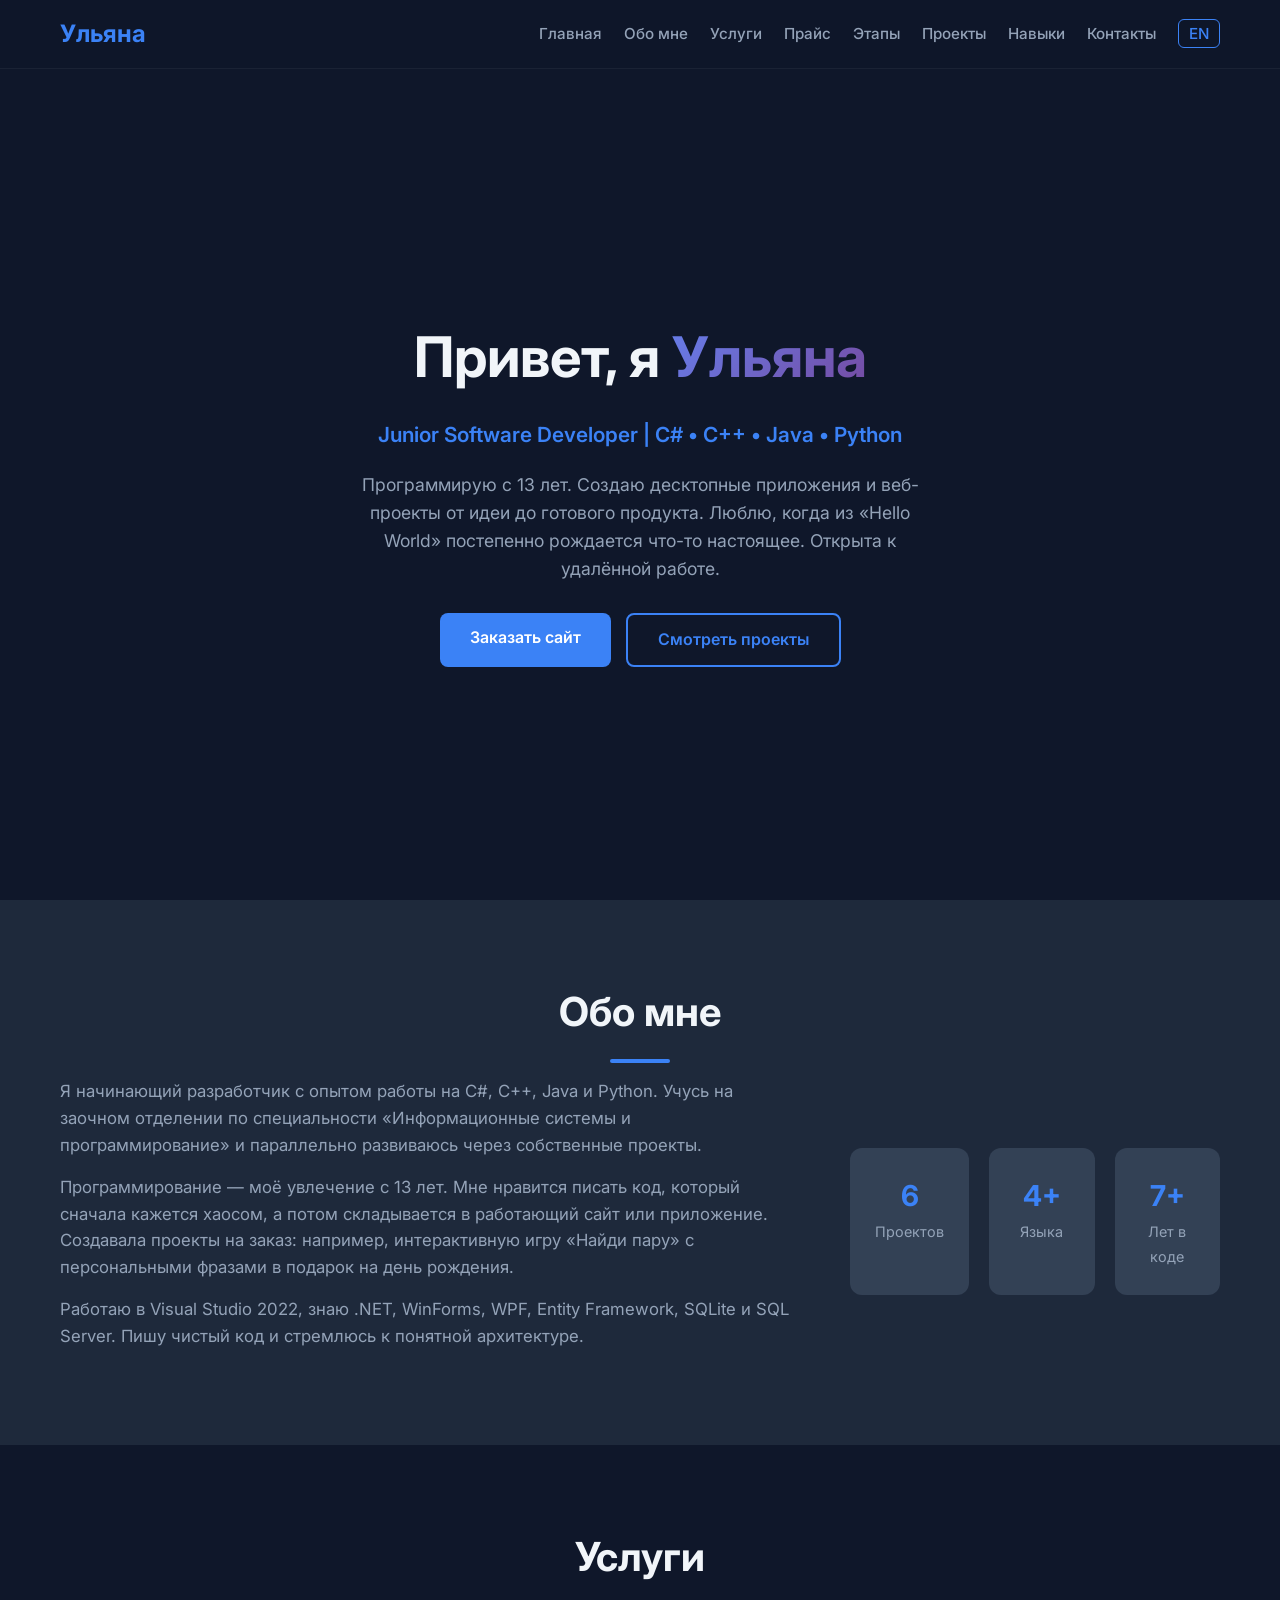
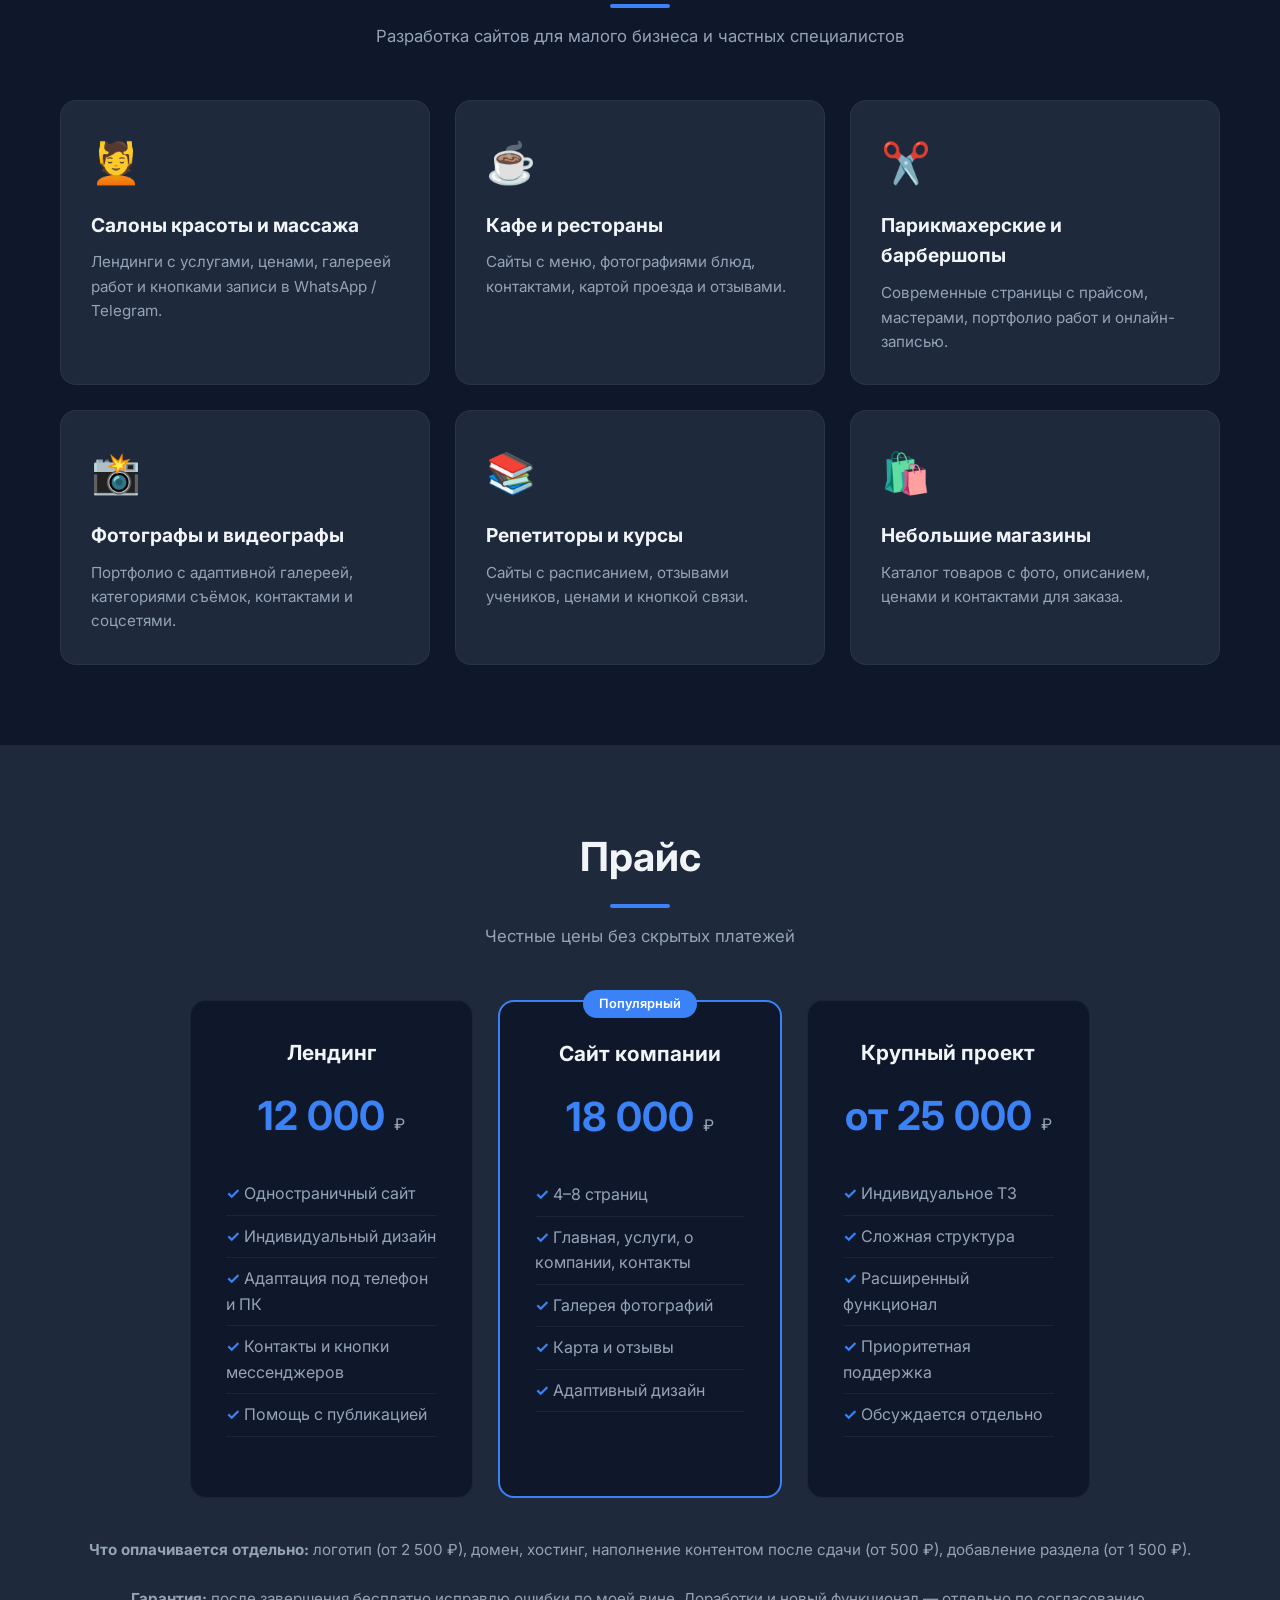
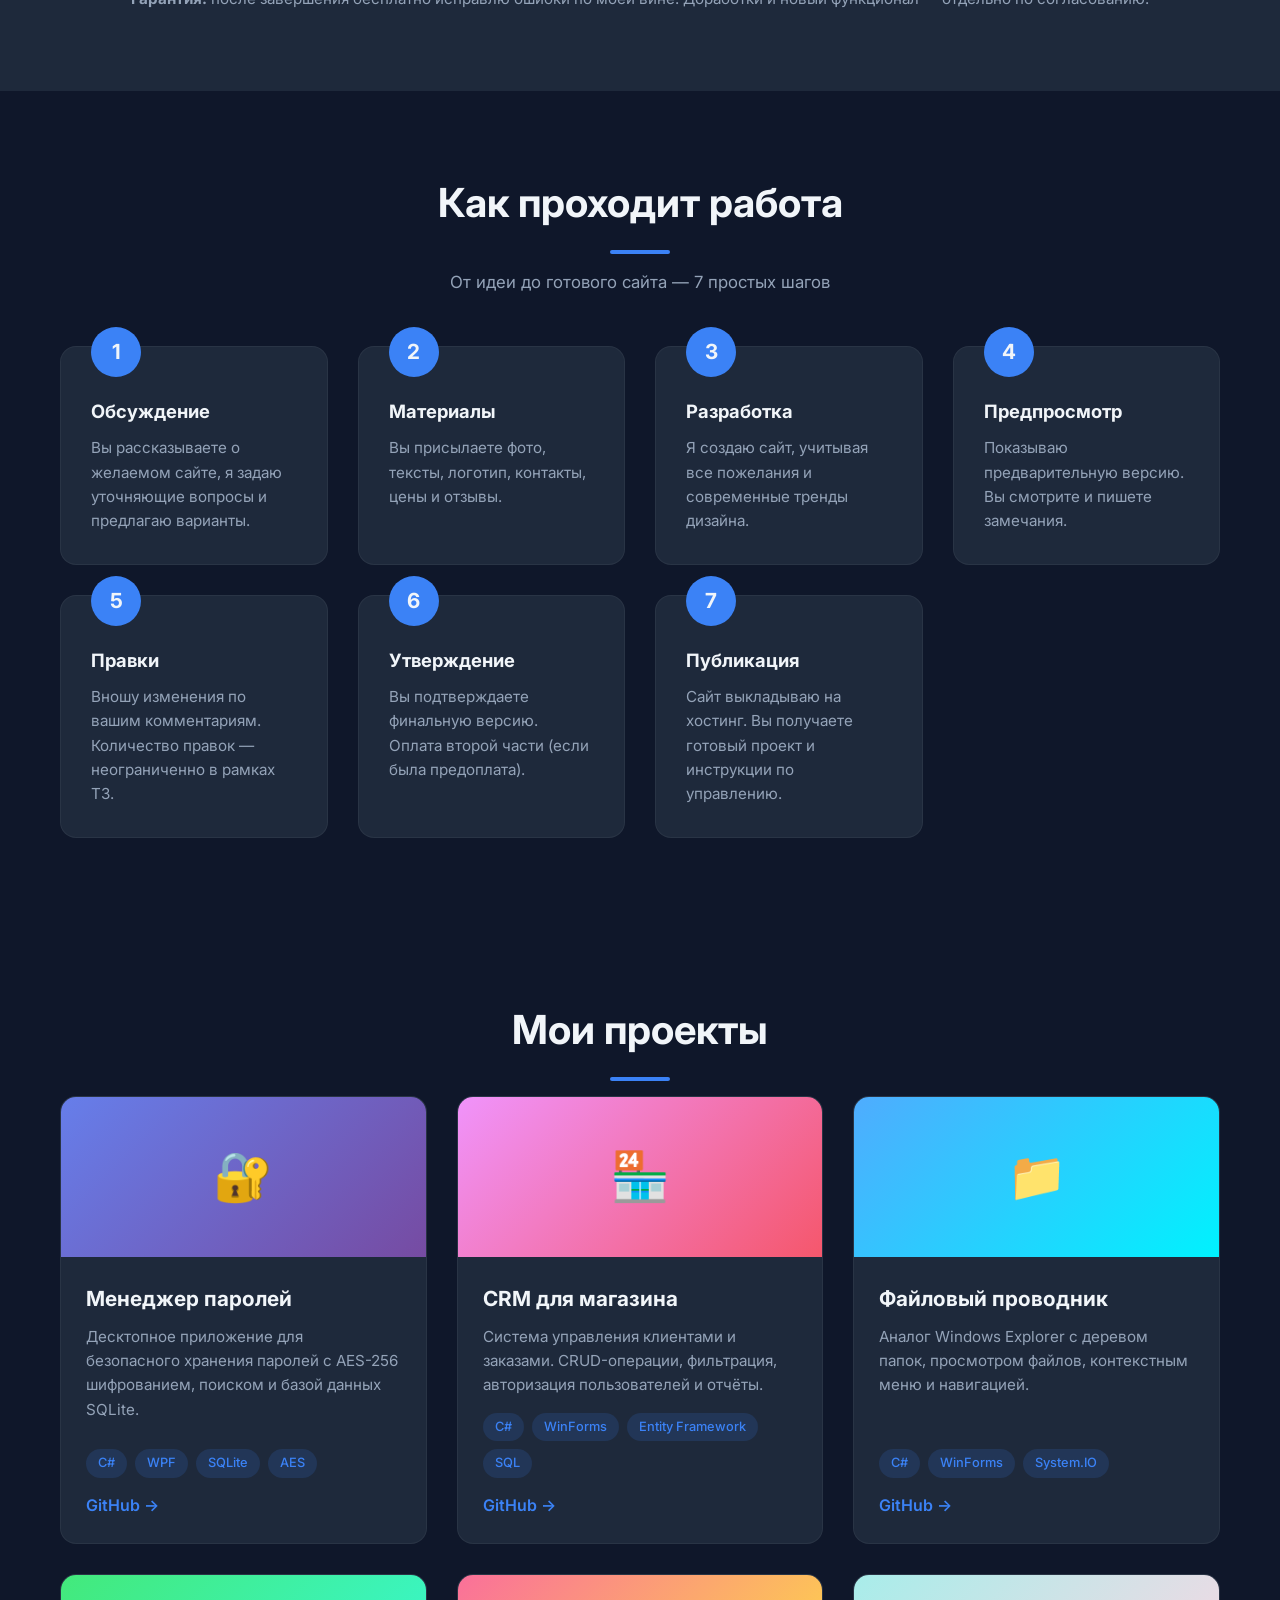
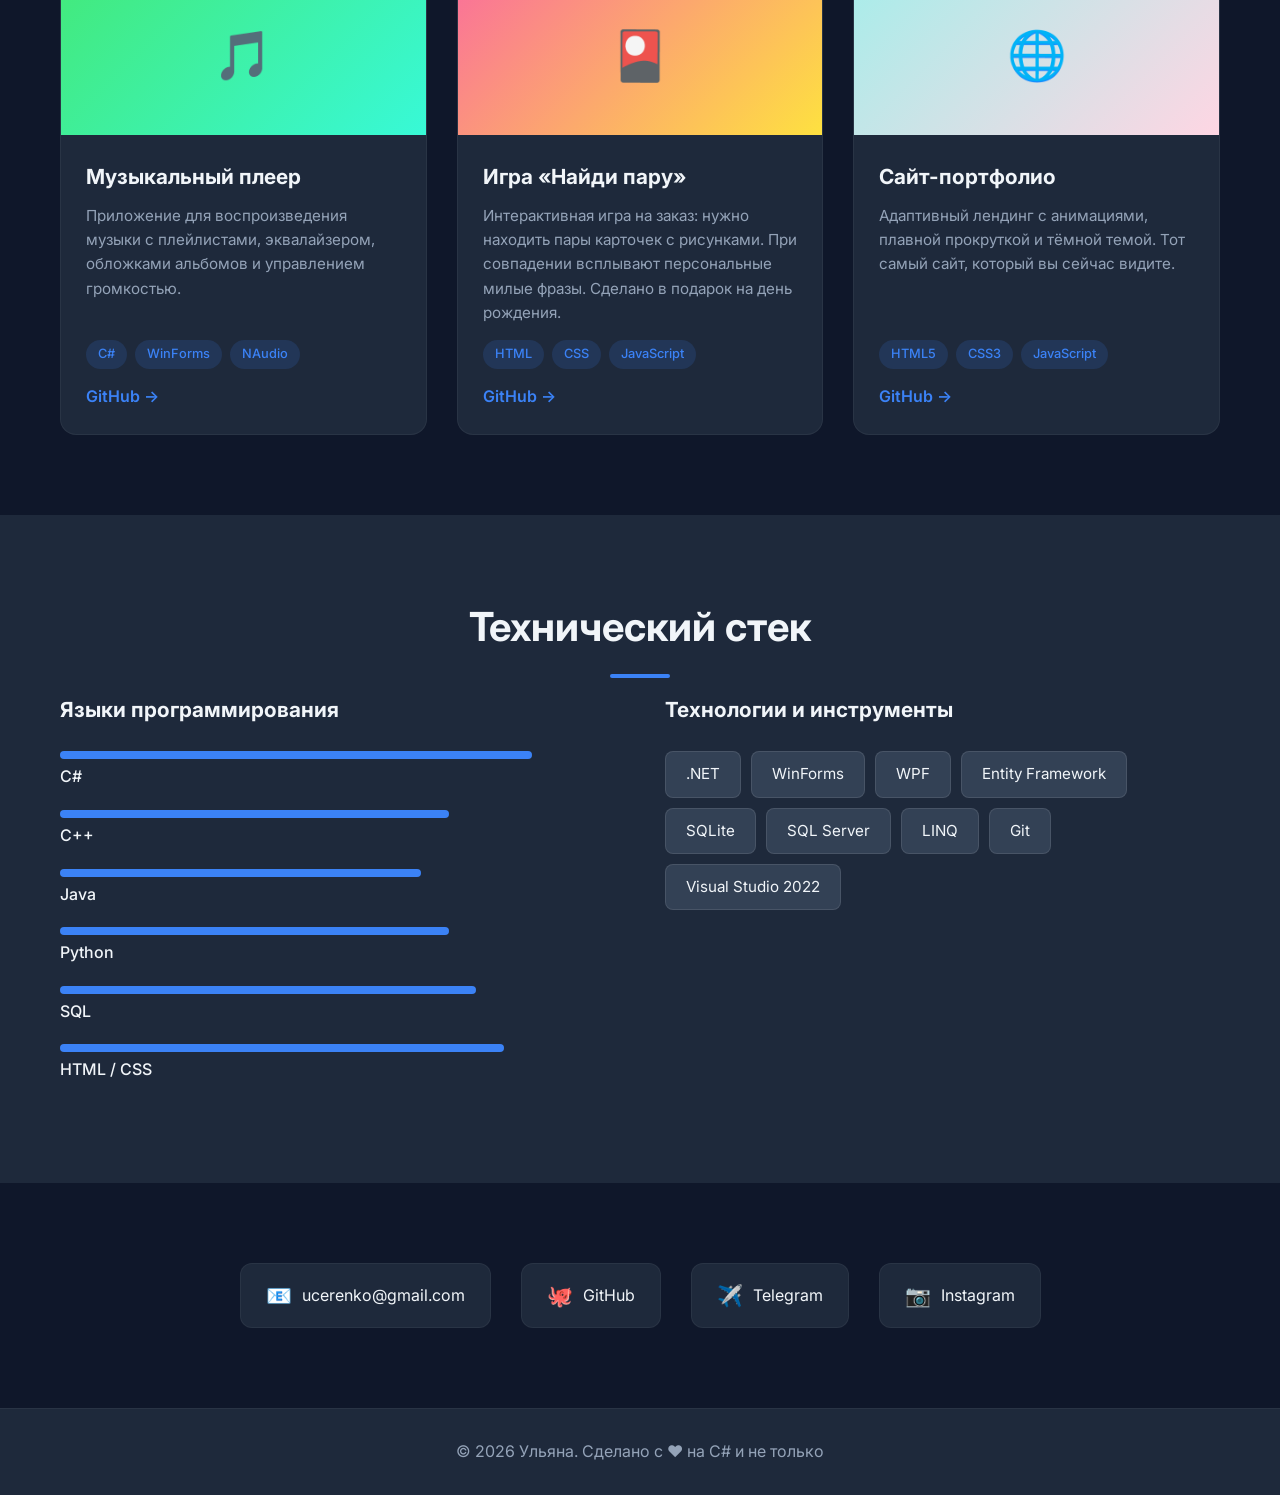
<file: index.html>
<!DOCTYPE html>
<html lang="ru">
<head>
    <meta charset="UTF-8">
    <meta name="viewport" content="width=device-width, initial-scale=1.0">
    <title>Портфолио | Ульяна — Junior Software Developer</title>
    <link rel="stylesheet" href="style.css">
    <link href="https://fonts.googleapis.com/css2?family=Inter:wght@300;400;500;600;700&display=swap" rel="stylesheet">
</head>
<body>

    <!-- Навигация -->
    <nav class="navbar">
        <div class="container">
            <a href="#" class="logo">Ульяна</a>
            <ul class="nav-links">
                <li><a href="#home">Главная</a></li>
                <li><a href="#about">Обо мне</a></li>
                <li><a href="#services">Услуги</a></li>
                <li><a href="#pricing">Прайс</a></li>
                <li><a href="#steps">Этапы</a></li>
                <li><a href="#projects">Проекты</a></li>
                <li><a href="#skills">Навыки</a></li>
                <li><a href="#contact">Контакты</a></li>
                <li class="lang-switch"><a href="en.html">EN</a></li>
            </ul>
            <div class="hamburger">
                <span></span>
                <span></span>
                <span></span>
            </div>
        </div>
    </nav>

    <!-- Главный экран -->
    <header id="home" class="hero">
        <div class="container">
            <h1>Привет, я <span class="highlight">Ульяна</span></h1>
            <p class="subtitle">Junior Software Developer | C# • C++ • Java • Python</p>
            <p class="description">
                Программирую с 13 лет. Создаю десктопные приложения и веб-проекты от идеи до готового продукта.
                Люблю, когда из «Hello World» постепенно рождается что-то настоящее.
                Открыта к удалённой работе.
            </p>
            <div class="hero-buttons">
                <a href="#services" class="btn btn-primary">Заказать сайт</a>
                <a href="#projects" class="btn btn-secondary">Смотреть проекты</a>
            </div>
        </div>
    </header>

    <!-- Обо мне -->
    <section id="about" class="about">
        <div class="container">
            <h2 class="section-title">Обо мне</h2>
            <div class="about-content">
                <div class="about-text">
                    <p>
                        Я начинающий разработчик с опытом работы на C#, C++, Java и Python. 
                        Учусь на заочном отделении по специальности «Информационные системы и программирование» 
                        и параллельно развиваюсь через собственные проекты.
                    </p>
                    <p>
                        Программирование — моё увлечение с 13 лет. Мне нравится писать код, который сначала 
                        кажется хаосом, а потом складывается в работающий сайт или приложение. 
                        Создавала проекты на заказ: например, интерактивную игру «Найди пару» с персональными 
                        фразами в подарок на день рождения.
                    </p>
                    <p>
                        Работаю в Visual Studio 2022, знаю .NET, WinForms, WPF, Entity Framework, 
                        SQLite и SQL Server. Пишу чистый код и стремлюсь к понятной архитектуре.
                    </p>
                </div>
                <div class="about-stats">
                    <div class="stat">
                        <span class="stat-number">6</span>
                        <span class="stat-label">Проектов</span>
                    </div>
                    <div class="stat">
                        <span class="stat-number">4+</span>
                        <span class="stat-label">Языка</span>
                    </div>
                    <div class="stat">
                        <span class="stat-number">7+</span>
                        <span class="stat-label">Лет в коде</span>
                    </div>
                </div>
            </div>
        </div>
    </section>

    <!-- Услуги -->
    <section id="services" class="services">
        <div class="container">
            <h2 class="section-title">Услуги</h2>
            <p class="section-subtitle">Разработка сайтов для малого бизнеса и частных специалистов</p>
            <div class="services-grid">
                <div class="service-card">
                    <div class="service-icon">💆</div>
                    <h3>Салоны красоты и массажа</h3>
                    <p>Лендинги с услугами, ценами, галереей работ и кнопками записи в WhatsApp / Telegram.</p>
                </div>
                <div class="service-card">
                    <div class="service-icon">☕</div>
                    <h3>Кафе и рестораны</h3>
                    <p>Сайты с меню, фотографиями блюд, контактами, картой проезда и отзывами.</p>
                </div>
                <div class="service-card">
                    <div class="service-icon">✂️</div>
                    <h3>Парикмахерские и барбершопы</h3>
                    <p>Современные страницы с прайсом, мастерами, портфолио работ и онлайн-записью.</p>
                </div>
                <div class="service-card">
                    <div class="service-icon">📸</div>
                    <h3>Фотографы и видеографы</h3>
                    <p>Портфолио с адаптивной галереей, категориями съёмок, контактами и соцсетями.</p>
                </div>
                <div class="service-card">
                    <div class="service-icon">📚</div>
                    <h3>Репетиторы и курсы</h3>
                    <p>Сайты с расписанием, отзывами учеников, ценами и кнопкой связи.</p>
                </div>
                <div class="service-card">
                    <div class="service-icon">🛍️</div>
                    <h3>Небольшие магазины</h3>
                    <p>Каталог товаров с фото, описанием, ценами и контактами для заказа.</p>
                </div>
            </div>
        </div>
    </section>

    <!-- Прайс -->
    <section id="pricing" class="pricing">
        <div class="container">
            <h2 class="section-title">Прайс</h2>
            <p class="section-subtitle">Честные цены без скрытых платежей</p>
            <div class="pricing-grid">
                <div class="pricing-card">
                    <h3>Лендинг</h3>
                    <div class="price">12 000 <span>₽</span></div>
                    <ul>
                        <li>Одностраничный сайт</li>
                        <li>Индивидуальный дизайн</li>
                        <li>Адаптация под телефон и ПК</li>
                        <li>Контакты и кнопки мессенджеров</li>
                        <li>Помощь с публикацией</li>
                    </ul>
                </div>
                <div class="pricing-card featured">
                    <h3>Сайт компании</h3>
                    <div class="price">18 000 <span>₽</span></div>
                    <ul>
                        <li>4–8 страниц</li>
                        <li>Главная, услуги, о компании, контакты</li>
                        <li>Галерея фотографий</li>
                        <li>Карта и отзывы</li>
                        <li>Адаптивный дизайн</li>
                    </ul>
                </div>
                <div class="pricing-card">
                    <h3>Крупный проект</h3>
                    <div class="price">от 25 000 <span>₽</span></div>
                    <ul>
                        <li>Индивидуальное ТЗ</li>
                        <li>Сложная структура</li>
                        <li>Расширенный функционал</li>
                        <li>Приоритетная поддержка</li>
                        <li>Обсуждается отдельно</li>
                    </ul>
                </div>
            </div>
            <p class="pricing-note">
                <strong>Что оплачивается отдельно:</strong> логотип (от 2 500 ₽), домен, хостинг, 
                наполнение контентом после сдачи (от 500 ₽), добавление раздела (от 1 500 ₽).
                <br><br>
                <strong>Гарантия:</strong> после завершения бесплатно исправлю ошибки по моей вине. 
                Доработки и новый функционал — отдельно по согласованию.
            </p>
        </div>
    </section>

    <!-- Этапы работы -->
    <section id="steps" class="steps">
        <div class="container">
            <h2 class="section-title">Как проходит работа</h2>
            <p class="section-subtitle">От идеи до готового сайта — 7 простых шагов</p>
            <div class="steps-grid">
                <div class="step-card">
                    <div class="step-number">1</div>
                    <h3>Обсуждение</h3>
                    <p>Вы рассказываете о желаемом сайте, я задаю уточняющие вопросы и предлагаю варианты.</p>
                </div>
                <div class="step-card">
                    <div class="step-number">2</div>
                    <h3>Материалы</h3>
                    <p>Вы присылаете фото, тексты, логотип, контакты, цены и отзывы.</p>
                </div>
                <div class="step-card">
                    <div class="step-number">3</div>
                    <h3>Разработка</h3>
                    <p>Я создаю сайт, учитывая все пожелания и современные тренды дизайна.</p>
                </div>
                <div class="step-card">
                    <div class="step-number">4</div>
                    <h3>Предпросмотр</h3>
                    <p>Показываю предварительную версию. Вы смотрите и пишете замечания.</p>
                </div>
                <div class="step-card">
                    <div class="step-number">5</div>
                    <h3>Правки</h3>
                    <p>Вношу изменения по вашим комментариям. Количество правок — неограниченно в рамках ТЗ.</p>
                </div>
                <div class="step-card">
                    <div class="step-number">6</div>
                    <h3>Утверждение</h3>
                    <p>Вы подтверждаете финальную версию. Оплата второй части (если была предоплата).</p>
                </div>
                <div class="step-card">
                    <div class="step-number">7</div>
                    <h3>Публикация</h3>
                    <p>Сайт выкладываю на хостинг. Вы получаете готовый проект и инструкции по управлению.</p>
                </div>
            </div>
        </div>
    </section>

    <!-- Проекты -->
    <section id="projects" class="projects">
        <div class="container">
            <h2 class="section-title">Мои проекты</h2>
            <div class="projects-grid">

                <!-- Проект 1 -->
                <div class="project-card">
                    <div class="project-image" style="background: linear-gradient(135deg, #667eea 0%, #764ba2 100%);">
                        <span class="project-icon">🔐</span>
                    </div>
                    <div class="project-info">
                        <h3>Менеджер паролей</h3>
                        <p>Десктопное приложение для безопасного хранения паролей с AES-256 шифрованием, поиском и базой данных SQLite.</p>
                        <div class="project-tags">
                            <span class="tag">C#</span>
                            <span class="tag">WPF</span>
                            <span class="tag">SQLite</span>
                            <span class="tag">AES</span>
                        </div>
                        <a href="https://github.com/Cherenko2007" target="_blank" class="project-link">GitHub →</a>
                    </div>
                </div>

                <!-- Проект 2 -->
                <div class="project-card">
                    <div class="project-image" style="background: linear-gradient(135deg, #f093fb 0%, #f5576c 100%);">
                        <span class="project-icon">🏪</span>
                    </div>
                    <div class="project-info">
                        <h3>CRM для магазина</h3>
                        <p>Система управления клиентами и заказами. CRUD-операции, фильтрация, авторизация пользователей и отчёты.</p>
                        <div class="project-tags">
                            <span class="tag">C#</span>
                            <span class="tag">WinForms</span>
                            <span class="tag">Entity Framework</span>
                            <span class="tag">SQL</span>
                        </div>
                        <a href="https://github.com/Cherenko2007" target="_blank" class="project-link">GitHub →</a>
                    </div>
                </div>

                <!-- Проект 3 -->
                <div class="project-card">
                    <div class="project-image" style="background: linear-gradient(135deg, #4facfe 0%, #00f2fe 100%);">
                        <span class="project-icon">📁</span>
                    </div>
                    <div class="project-info">
                        <h3>Файловый проводник</h3>
                        <p>Аналог Windows Explorer с деревом папок, просмотром файлов, контекстным меню и навигацией.</p>
                        <div class="project-tags">
                            <span class="tag">C#</span>
                            <span class="tag">WinForms</span>
                            <span class="tag">System.IO</span>
                        </div>
                        <a href="https://github.com/Cherenko2007/FileExplorer" target="_blank" class="project-link">GitHub →</a>
                    </div>
                </div>

                <!-- Проект 4 -->
                <div class="project-card">
                    <div class="project-image" style="background: linear-gradient(135deg, #43e97b 0%, #38f9d7 100%);">
                        <span class="project-icon">🎵</span>
                    </div>
                    <div class="project-info">
                        <h3>Музыкальный плеер</h3>
                        <p>Приложение для воспроизведения музыки с плейлистами, эквалайзером, обложками альбомов и управлением громкостью.</p>
                        <div class="project-tags">
                            <span class="tag">C#</span>
                            <span class="tag">WinForms</span>
                            <span class="tag">NAudio</span>
                        </div>
                        <a href="https://github.com/Cherenko2007/MusicPlayer" target="_blank" class="project-link">GitHub →</a>
                    </div>
                </div>

                <!-- Проект 5 -->
                <div class="project-card">
                    <div class="project-image" style="background: linear-gradient(135deg, #fa709a 0%, #fee140 100%);">
                        <span class="project-icon">🎴</span>
                    </div>
                    <div class="project-info">
                        <h3>Игра «Найди пару»</h3>
                        <p>Интерактивная игра на заказ: нужно находить пары карточек с рисунками. При совпадении всплывают персональные милые фразы. Сделано в подарок на день рождения.</p>
                        <div class="project-tags">
                            <span class="tag">HTML</span>
                            <span class="tag">CSS</span>
                            <span class="tag">JavaScript</span>
                        </div>
                        <a href="https://github.com/Cherenko2007/Love" target="_blank" class="project-link">GitHub →</a>
                    </div>
                </div>

                <!-- Проект 6 -->
                <div class="project-card">
                    <div class="project-image" style="background: linear-gradient(135deg, #a8edea 0%, #fed6e3 100%);">
                        <span class="project-icon">🌐</span>
                    </div>
                    <div class="project-info">
                        <h3>Сайт-портфолио</h3>
                        <p>Адаптивный лендинг с анимациями, плавной прокруткой и тёмной темой. Тот самый сайт, который вы сейчас видите.</p>
                        <div class="project-tags">
                            <span class="tag">HTML5</span>
                            <span class="tag">CSS3</span>
                            <span class="tag">JavaScript</span>
                        </div>
                        <a href="https://github.com/Cherenko2007/portfolio" target="_blank" class="project-link">GitHub →</a>
                    </div>
                </div>

            </div>
        </div>
    </section>

    <!-- Навыки -->
    <section id="skills" class="skills">
        <div class="container">
            <h2 class="section-title">Технический стек</h2>
            <div class="skills-grid">
                <div class="skill-category">
                    <h3>Языки программирования</h3>
                    <div class="skill-items">
                        <div class="skill-item"><div class="skill-bar" style="width: 85%"></div><span>C#</span></div>
                        <div class="skill-item"><div class="skill-bar" style="width: 70%"></div><span>C++</span></div>
                        <div class="skill-item"><div class="skill-bar" style="width: 65%"></div><span>Java</span></div>
                        <div class="skill-item"><div class="skill-bar" style="width: 70%"></div><span>Python</span></div>
                        <div class="skill-item"><div class="skill-bar" style="width: 75%"></div><span>SQL</span></div>
                        <div class="skill-item"><div class="skill-bar" style="width: 80%"></div><span>HTML / CSS</span></div>
                    </div>
                </div>
                <div class="skill-category">
                    <h3>Технологии и инструменты</h3>
                    <div class="skill-tags">
                        <span class="skill-tag">.NET</span>
                        <span class="skill-tag">WinForms</span>
                        <span class="skill-tag">WPF</span>
                        <span class="skill-tag">Entity Framework</span>
                        <span class="skill-tag">SQLite</span>
                        <span class="skill-tag">SQL Server</span>
                        <span class="skill-tag">LINQ</span>
                        <span class="skill-tag">Git</span>
                        <span class="skill-tag">Visual Studio 2022</span>
                    </div>
                </div>
            </div>
        </div>
    </section>

    <!-- Контакты -->
    <section id="contact" class="contact">
                    <div class="contact-links">
                <a href="mailto:ucerenko@gmail.com" class="contact-item">
                    <span class="contact-icon">📧</span>
                    <span>ucerenko@gmail.com</span>
                </a>
                <a href="https://github.com/Cherenko2007" target="_blank" class="contact-item">
                    <span class="contact-icon">🐙</span>
                    <span>GitHub</span>
                </a>
                <a href="https://t.me/cherenk0" target="_blank" class="contact-item">
                    <span class="contact-icon">✈️</span>
                    <span>Telegram</span>
                </a>
                <a href="https://www.instagram.com/cherenk0" target="_blank" class="contact-item">
                    <span class="contact-icon">📷</span>
                    <span>Instagram</span>
                </a>
            </div>
        </div>
    </section>

    <!-- Подвал -->
    <footer>
        <div class="container">
            <p>© 2026 Ульяна. Сделано с ❤️ на C# и не только</p>
        </div>
    </footer>

    <script src="script.js"></script>
</body>
</html>
</file>
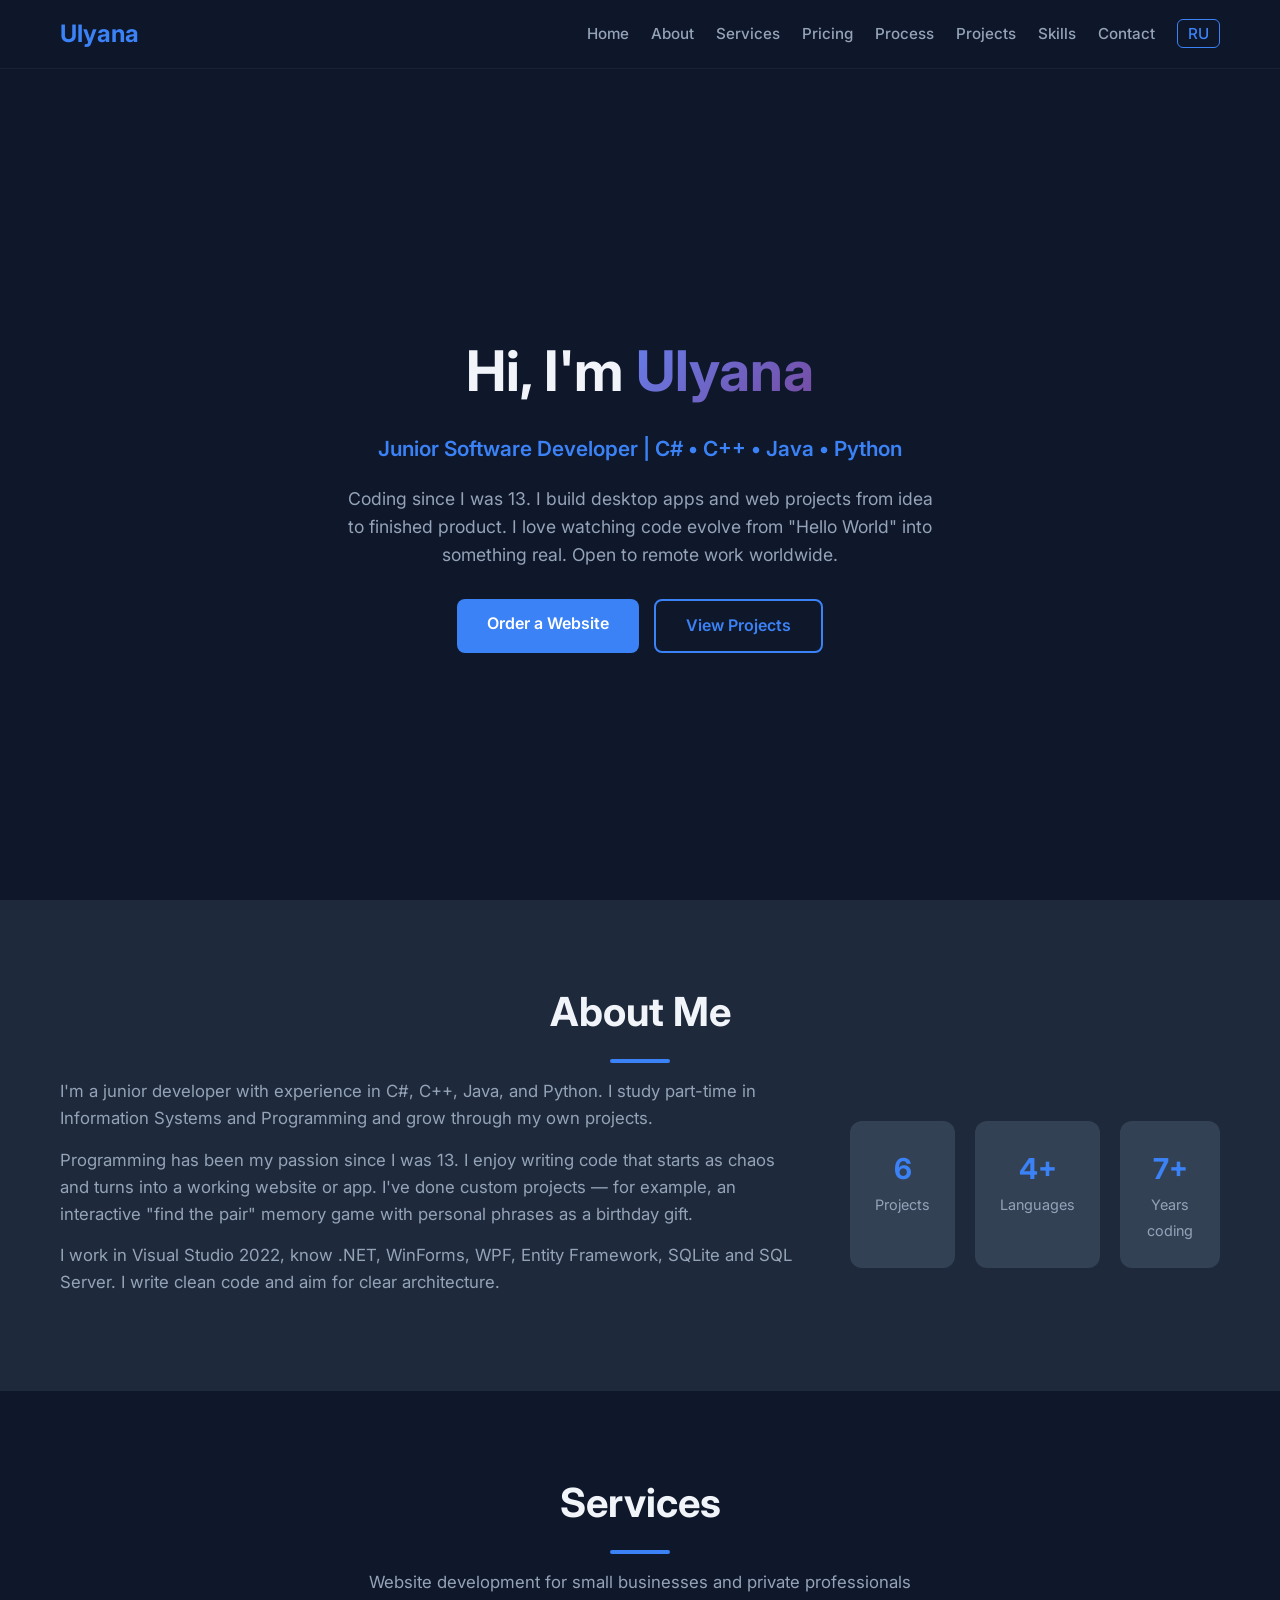
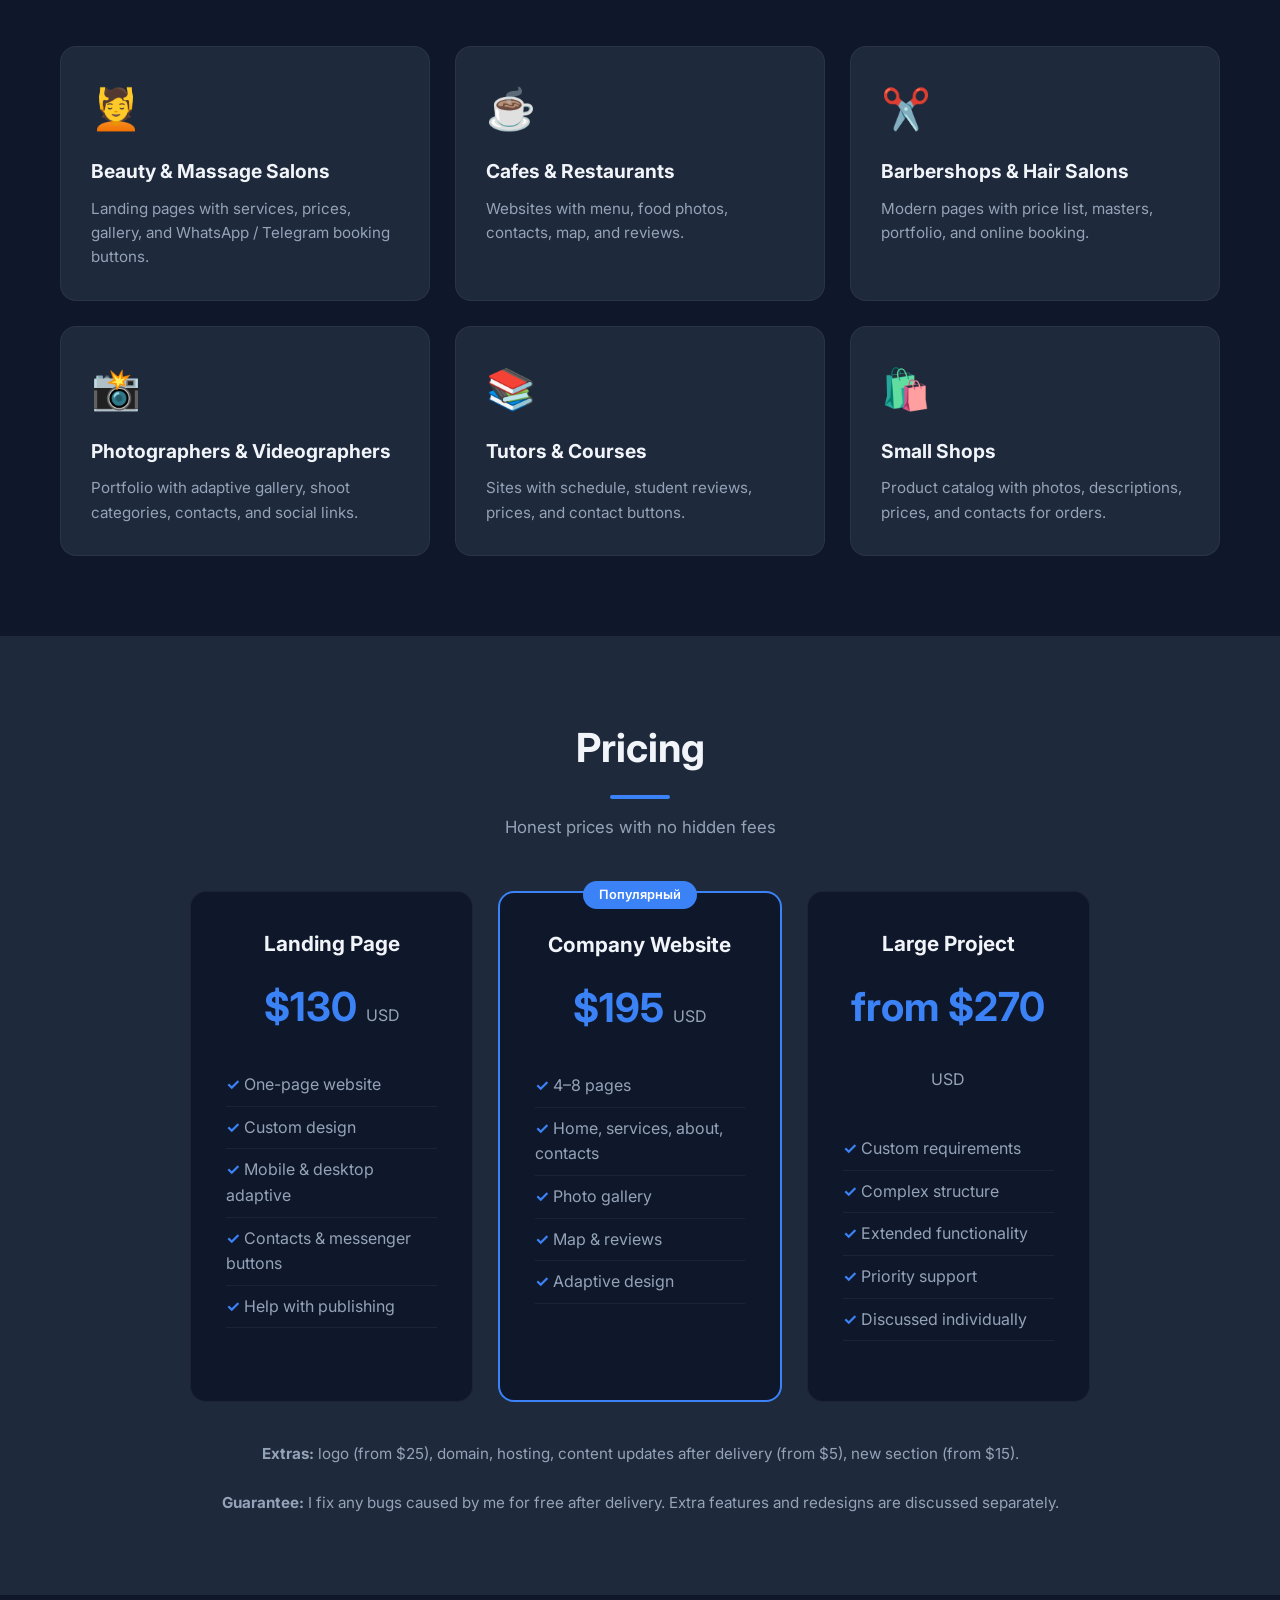
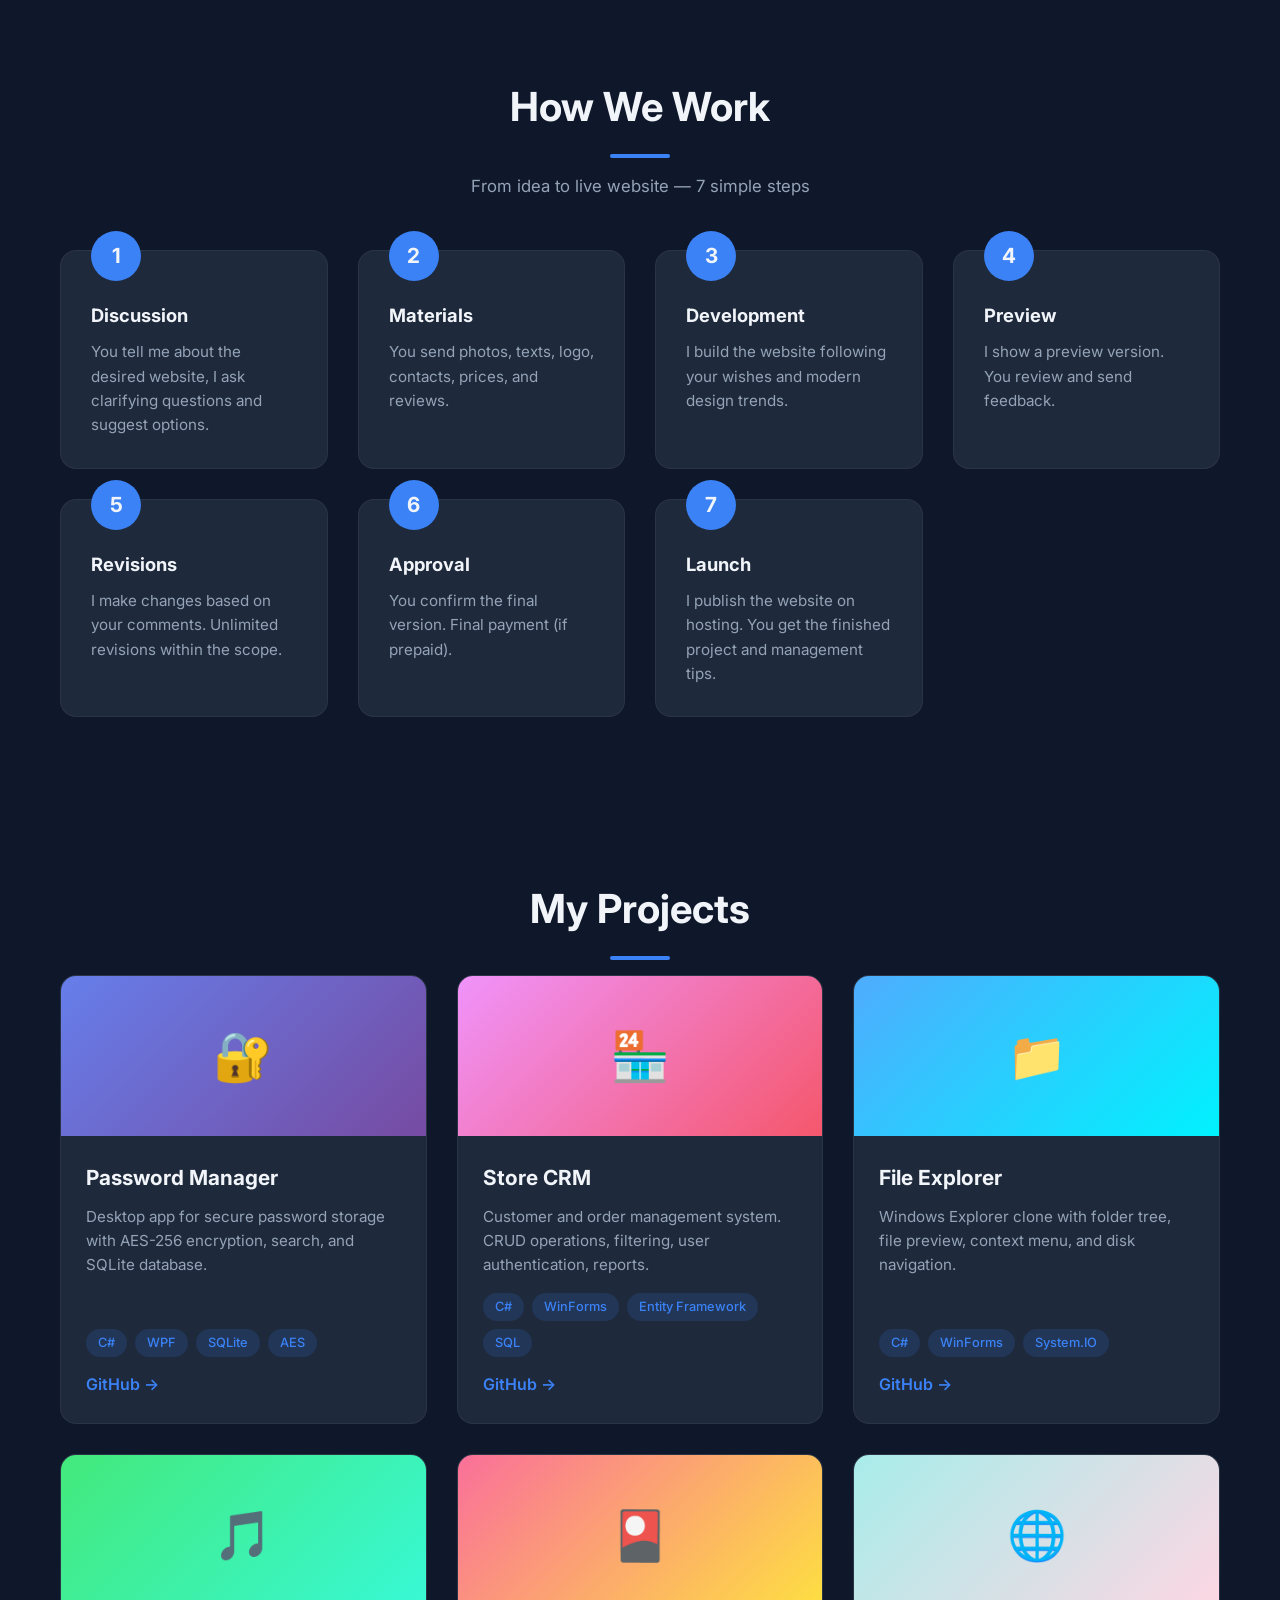
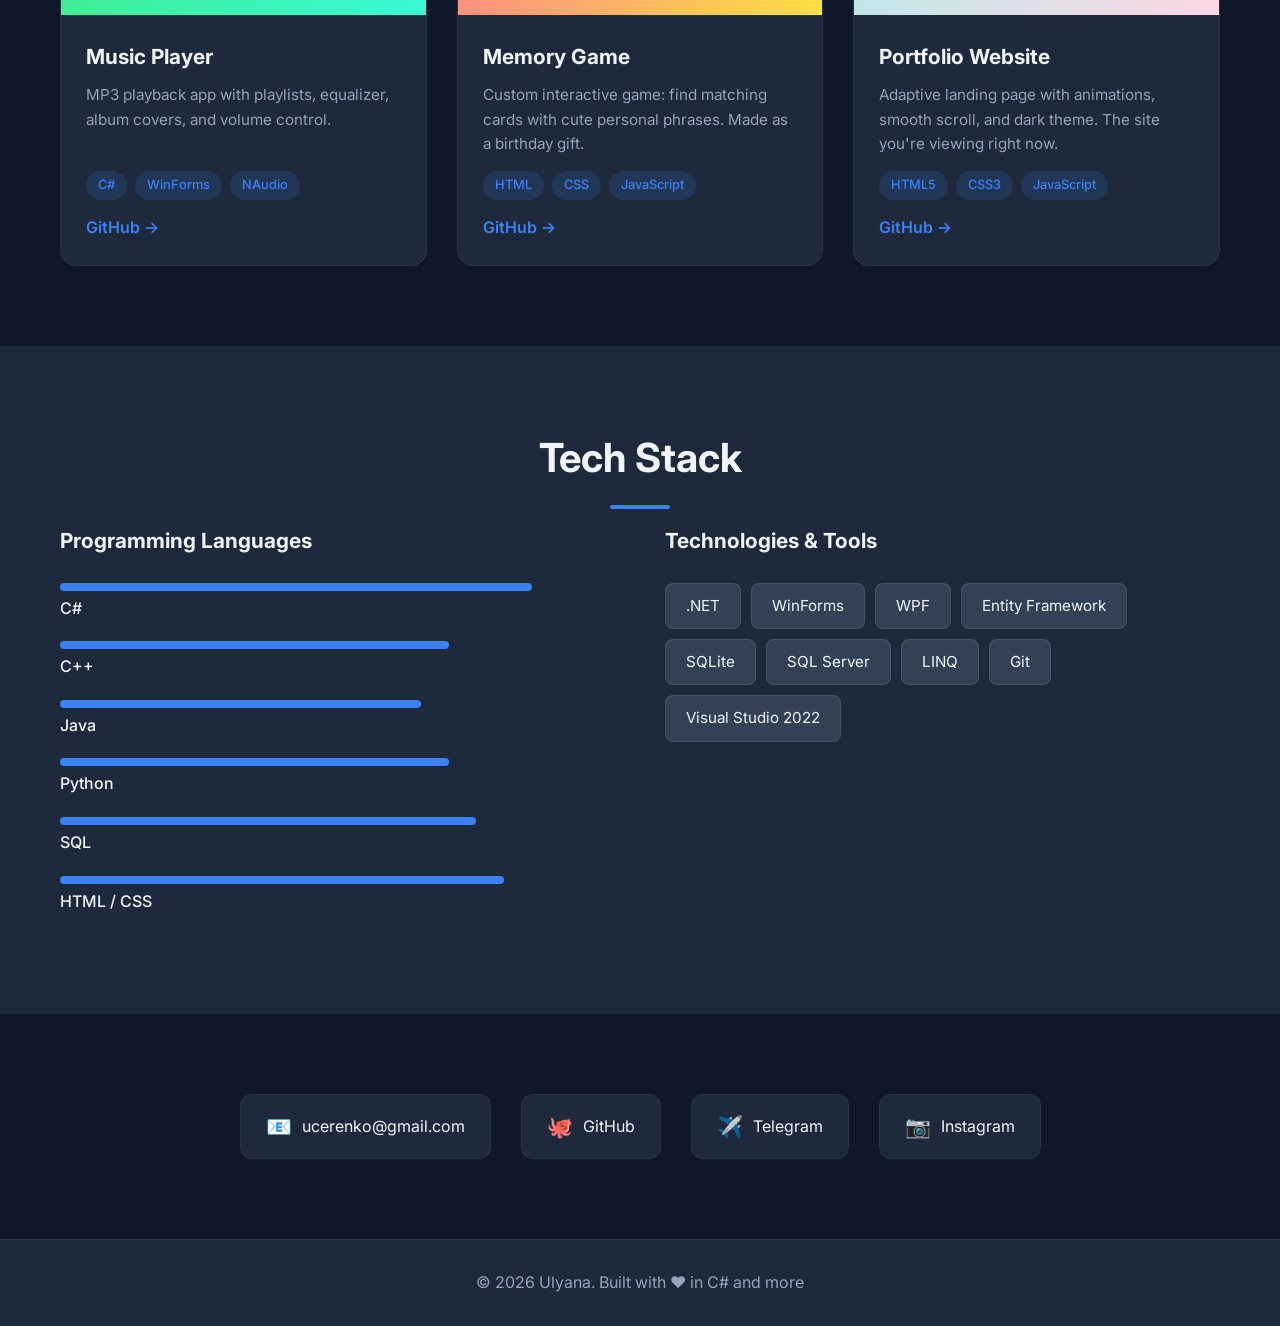
<file: en.html>
<!DOCTYPE html>
<html lang="en">
<head>
    <meta charset="UTF-8">
    <meta name="viewport" content="width=device-width, initial-scale=1.0">
    <title>Portfolio | Ulyana — Junior Software Developer</title>
    <link rel="stylesheet" href="style.css">
    <link href="https://fonts.googleapis.com/css2?family=Inter:wght@300;400;500;600;700&display=swap" rel="stylesheet">
</head>
<body>

    <!-- Navigation -->
    <nav class="navbar">
        <div class="container">
            <a href="#" class="logo">Ulyana</a>
            <ul class="nav-links">
                <li><a href="#home">Home</a></li>
                <li><a href="#about">About</a></li>
                <li><a href="#services">Services</a></li>
                <li><a href="#pricing">Pricing</a></li>
                <li><a href="#steps">Process</a></li>
                <li><a href="#projects">Projects</a></li>
                <li><a href="#skills">Skills</a></li>
                <li><a href="#contact">Contact</a></li>
                <li class="lang-switch"><a href="index.html">RU</a></li>
            </ul>
            <div class="hamburger">
                <span></span>
                <span></span>
                <span></span>
            </div>
        </div>
    </nav>

    <!-- Hero -->
    <header id="home" class="hero">
        <div class="container">
            <h1>Hi, I'm <span class="highlight">Ulyana</span></h1>
            <p class="subtitle">Junior Software Developer | C# • C++ • Java • Python</p>
            <p class="description">
                Coding since I was 13. I build desktop apps and web projects from idea to finished product.
                I love watching code evolve from "Hello World" into something real.
                Open to remote work worldwide.
            </p>
            <div class="hero-buttons">
                <a href="#services" class="btn btn-primary">Order a Website</a>
                <a href="#projects" class="btn btn-secondary">View Projects</a>
            </div>
        </div>
    </header>

    <!-- About -->
    <section id="about" class="about">
        <div class="container">
            <h2 class="section-title">About Me</h2>
            <div class="about-content">
                <div class="about-text">
                    <p>
                        I'm a junior developer with experience in C#, C++, Java, and Python.
                        I study part-time in Information Systems and Programming and grow through my own projects.
                    </p>
                    <p>
                        Programming has been my passion since I was 13. I enjoy writing code that starts as chaos
                        and turns into a working website or app. I've done custom projects — for example,
                        an interactive "find the pair" memory game with personal phrases as a birthday gift.
                    </p>
                    <p>
                        I work in Visual Studio 2022, know .NET, WinForms, WPF, Entity Framework,
                        SQLite and SQL Server. I write clean code and aim for clear architecture.
                    </p>
                </div>
                <div class="about-stats">
                    <div class="stat">
                        <span class="stat-number">6</span>
                        <span class="stat-label">Projects</span>
                    </div>
                    <div class="stat">
                        <span class="stat-number">4+</span>
                        <span class="stat-label">Languages</span>
                    </div>
                    <div class="stat">
                        <span class="stat-number">7+</span>
                        <span class="stat-label">Years coding</span>
                    </div>
                </div>
            </div>
        </div>
    </section>

    <!-- Services -->
    <section id="services" class="services">
        <div class="container">
            <h2 class="section-title">Services</h2>
            <p class="section-subtitle">Website development for small businesses and private professionals</p>
            <div class="services-grid">
                <div class="service-card">
                    <div class="service-icon">💆</div>
                    <h3>Beauty & Massage Salons</h3>
                    <p>Landing pages with services, prices, gallery, and WhatsApp / Telegram booking buttons.</p>
                </div>
                <div class="service-card">
                    <div class="service-icon">☕</div>
                    <h3>Cafes & Restaurants</h3>
                    <p>Websites with menu, food photos, contacts, map, and reviews.</p>
                </div>
                <div class="service-card">
                    <div class="service-icon">✂️</div>
                    <h3>Barbershops & Hair Salons</h3>
                    <p>Modern pages with price list, masters, portfolio, and online booking.</p>
                </div>
                <div class="service-card">
                    <div class="service-icon">📸</div>
                    <h3>Photographers & Videographers</h3>
                    <p>Portfolio with adaptive gallery, shoot categories, contacts, and social links.</p>
                </div>
                <div class="service-card">
                    <div class="service-icon">📚</div>
                    <h3>Tutors & Courses</h3>
                    <p>Sites with schedule, student reviews, prices, and contact buttons.</p>
                </div>
                <div class="service-card">
                    <div class="service-icon">🛍️</div>
                    <h3>Small Shops</h3>
                    <p>Product catalog with photos, descriptions, prices, and contacts for orders.</p>
                </div>
            </div>
        </div>
    </section>

    <!-- Pricing -->
    <section id="pricing" class="pricing">
        <div class="container">
            <h2 class="section-title">Pricing</h2>
            <p class="section-subtitle">Honest prices with no hidden fees</p>
            <div class="pricing-grid">
                <div class="pricing-card">
                    <h3>Landing Page</h3>
                    <div class="price">$130 <span>USD</span></div>
                    <ul>
                        <li>One-page website</li>
                        <li>Custom design</li>
                        <li>Mobile & desktop adaptive</li>
                        <li>Contacts & messenger buttons</li>
                        <li>Help with publishing</li>
                    </ul>
                </div>
                <div class="pricing-card featured">
                    <h3>Company Website</h3>
                    <div class="price">$195 <span>USD</span></div>
                    <ul>
                        <li>4–8 pages</li>
                        <li>Home, services, about, contacts</li>
                        <li>Photo gallery</li>
                        <li>Map & reviews</li>
                        <li>Adaptive design</li>
                    </ul>
                </div>
                <div class="pricing-card">
                    <h3>Large Project</h3>
                    <div class="price">from $270 <span>USD</span></div>
                    <ul>
                        <li>Custom requirements</li>
                        <li>Complex structure</li>
                        <li>Extended functionality</li>
                        <li>Priority support</li>
                        <li>Discussed individually</li>
                    </ul>
                </div>
            </div>
            <p class="pricing-note">
                <strong>Extras:</strong> logo (from $25), domain, hosting, content updates after delivery (from $5), 
                new section (from $15).
                <br><br>
                <strong>Guarantee:</strong> I fix any bugs caused by me for free after delivery. 
                Extra features and redesigns are discussed separately.
            </p>
        </div>
    </section>

    <!-- Process -->
    <section id="steps" class="steps">
        <div class="container">
            <h2 class="section-title">How We Work</h2>
            <p class="section-subtitle">From idea to live website — 7 simple steps</p>
            <div class="steps-grid">
                <div class="step-card">
                    <div class="step-number">1</div>
                    <h3>Discussion</h3>
                    <p>You tell me about the desired website, I ask clarifying questions and suggest options.</p>
                </div>
                <div class="step-card">
                    <div class="step-number">2</div>
                    <h3>Materials</h3>
                    <p>You send photos, texts, logo, contacts, prices, and reviews.</p>
                </div>
                <div class="step-card">
                    <div class="step-number">3</div>
                    <h3>Development</h3>
                    <p>I build the website following your wishes and modern design trends.</p>
                </div>
                <div class="step-card">
                    <div class="step-number">4</div>
                    <h3>Preview</h3>
                    <p>I show a preview version. You review and send feedback.</p>
                </div>
                <div class="step-card">
                    <div class="step-number">5</div>
                    <h3>Revisions</h3>
                    <p>I make changes based on your comments. Unlimited revisions within the scope.</p>
                </div>
                <div class="step-card">
                    <div class="step-number">6</div>
                    <h3>Approval</h3>
                    <p>You confirm the final version. Final payment (if prepaid).</p>
                </div>
                <div class="step-card">
                    <div class="step-number">7</div>
                    <h3>Launch</h3>
                    <p>I publish the website on hosting. You get the finished project and management tips.</p>
                </div>
            </div>
        </div>
    </section>

    <!-- Projects -->
    <section id="projects" class="projects">
        <div class="container">
            <h2 class="section-title">My Projects</h2>
            <div class="projects-grid">

                <!-- Project 1 -->
                <div class="project-card">
                    <div class="project-image" style="background: linear-gradient(135deg, #667eea 0%, #764ba2 100%);">
                        <span class="project-icon">🔐</span>
                    </div>
                    <div class="project-info">
                        <h3>Password Manager</h3>
                        <p>Desktop app for secure password storage with AES-256 encryption, search, and SQLite database.</p>
                        <div class="project-tags">
                            <span class="tag">C#</span>
                            <span class="tag">WPF</span>
                            <span class="tag">SQLite</span>
                            <span class="tag">AES</span>
                        </div>
                        <a href="https://github.com/Cherenko2007" target="_blank" class="project-link">GitHub →</a>
                    </div>
                </div>

                <!-- Project 2 -->
                <div class="project-card">
                    <div class="project-image" style="background: linear-gradient(135deg, #f093fb 0%, #f5576c 100%);">
                        <span class="project-icon">🏪</span>
                    </div>
                    <div class="project-info">
                        <h3>Store CRM</h3>
                        <p>Customer and order management system. CRUD operations, filtering, user authentication, reports.</p>
                        <div class="project-tags">
                            <span class="tag">C#</span>
                            <span class="tag">WinForms</span>
                            <span class="tag">Entity Framework</span>
                            <span class="tag">SQL</span>
                        </div>
                        <a href="https://github.com/Cherenko2007" target="_blank" class="project-link">GitHub →</a>
                    </div>
                </div>

                <!-- Project 3 -->
                <div class="project-card">
                    <div class="project-image" style="background: linear-gradient(135deg, #4facfe 0%, #00f2fe 100%);">
                        <span class="project-icon">📁</span>
                    </div>
                    <div class="project-info">
                        <h3>File Explorer</h3>
                        <p>Windows Explorer clone with folder tree, file preview, context menu, and disk navigation.</p>
                        <div class="project-tags">
                            <span class="tag">C#</span>
                            <span class="tag">WinForms</span>
                            <span class="tag">System.IO</span>
                        </div>
                        <a href="https://github.com/Cherenko2007/FileExplorer" target="_blank" class="project-link">GitHub →</a>
                    </div>
                </div>

                <!-- Project 4 -->
                <div class="project-card">
                    <div class="project-image" style="background: linear-gradient(135deg, #43e97b 0%, #38f9d7 100%);">
                        <span class="project-icon">🎵</span>
                    </div>
                    <div class="project-info">
                        <h3>Music Player</h3>
                        <p>MP3 playback app with playlists, equalizer, album covers, and volume control.</p>
                        <div class="project-tags">
                            <span class="tag">C#</span>
                            <span class="tag">WinForms</span>
                            <span class="tag">NAudio</span>
                        </div>
                        <a href="https://github.com/Cherenko2007/MusicPlayer" target="_blank" class="project-link">GitHub →</a>
                    </div>
                </div>

                <!-- Project 5 -->
                <div class="project-card">
                    <div class="project-image" style="background: linear-gradient(135deg, #fa709a 0%, #fee140 100%);">
                        <span class="project-icon">🎴</span>
                    </div>
                    <div class="project-info">
                        <h3>Memory Game</h3>
                        <p>Custom interactive game: find matching cards with cute personal phrases. Made as a birthday gift.</p>
                        <div class="project-tags">
                            <span class="tag">HTML</span>
                            <span class="tag">CSS</span>
                            <span class="tag">JavaScript</span>
                        </div>
                        <a href="https://github.com/Cherenko2007/Love" target="_blank" class="project-link">GitHub →</a>
                    </div>
                </div>

                <!-- Project 6 -->
                <div class="project-card">
                    <div class="project-image" style="background: linear-gradient(135deg, #a8edea 0%, #fed6e3 100%);">
                        <span class="project-icon">🌐</span>
                    </div>
                    <div class="project-info">
                        <h3>Portfolio Website</h3>
                        <p>Adaptive landing page with animations, smooth scroll, and dark theme. The site you're viewing right now.</p>
                        <div class="project-tags">
                            <span class="tag">HTML5</span>
                            <span class="tag">CSS3</span>
                            <span class="tag">JavaScript</span>
                        </div>
                        <a href="https://github.com/Cherenko2007/portfolio" target="_blank" class="project-link">GitHub →</a>
                    </div>
                </div>

            </div>
        </div>
    </section>

    <!-- Skills -->
    <section id="skills" class="skills">
        <div class="container">
            <h2 class="section-title">Tech Stack</h2>
            <div class="skills-grid">
                <div class="skill-category">
                    <h3>Programming Languages</h3>
                    <div class="skill-items">
                        <div class="skill-item"><div class="skill-bar" style="width: 85%"></div><span>C#</span></div>
                        <div class="skill-item"><div class="skill-bar" style="width: 70%"></div><span>C++</span></div>
                        <div class="skill-item"><div class="skill-bar" style="width: 65%"></div><span>Java</span></div>
                        <div class="skill-item"><div class="skill-bar" style="width: 70%"></div><span>Python</span></div>
                        <div class="skill-item"><div class="skill-bar" style="width: 75%"></div><span>SQL</span></div>
                        <div class="skill-item"><div class="skill-bar" style="width: 80%"></div><span>HTML / CSS</span></div>
                    </div>
                </div>
                <div class="skill-category">
                    <h3>Technologies & Tools</h3>
                    <div class="skill-tags">
                        <span class="skill-tag">.NET</span>
                        <span class="skill-tag">WinForms</span>
                        <span class="skill-tag">WPF</span>
                        <span class="skill-tag">Entity Framework</span>
                        <span class="skill-tag">SQLite</span>
                        <span class="skill-tag">SQL Server</span>
                        <span class="skill-tag">LINQ</span>
                        <span class="skill-tag">Git</span>
                        <span class="skill-tag">Visual Studio 2022</span>
                    </div>
                </div>
            </div>
        </div>
    </section>

    <!-- Contact -->
    <section id="contact" class="contact">
                    <div class="contact-links">
                <a href="mailto:ucerenko@gmail.com" class="contact-item">
                    <span class="contact-icon">📧</span>
                    <span>ucerenko@gmail.com</span>
                </a>
                <a href="https://github.com/Cherenko2007" target="_blank" class="contact-item">
                    <span class="contact-icon">🐙</span>
                    <span>GitHub</span>
                </a>
                <a href="https://t.me/cherenk0" target="_blank" class="contact-item">
                    <span class="contact-icon">✈️</span>
                    <span>Telegram</span>
                </a>
                <a href="https://www.instagram.com/cherenk0" target="_blank" class="contact-item">
                    <span class="contact-icon">📷</span>
                    <span>Instagram</span>
                </a>
            </div>
        </div>
    </section>

    <!-- Footer -->
    <footer>
        <div class="container">
            <p>© 2026 Ulyana. Built with ❤️ in C# and more</p>
        </div>
    </footer>

    <script src="script.js"></script>
</body>
</html>
</file>
<file: style.css>
* {
    margin: 0;
    padding: 0;
    box-sizing: border-box;
}

:root {
    --bg-primary: #0f172a;
    --bg-secondary: #1e293b;
    --bg-card: #334155;
    --text-primary: #f1f5f9;
    --text-secondary: #94a3b8;
    --accent: #3b82f6;
    --accent-hover: #2563eb;
    --gradient-1: linear-gradient(135deg, #667eea 0%, #764ba2 100%);
}

body {
    font-family: 'Inter', -apple-system, BlinkMacSystemFont, sans-serif;
    background-color: var(--bg-primary);
    color: var(--text-primary);
    line-height: 1.6;
    overflow-x: hidden;
}

.container {
    max-width: 1200px;
    margin: 0 auto;
    padding: 0 20px;
}

/* Навигация */
.navbar {
    position: fixed;
    top: 0;
    width: 100%;
    background: rgba(15, 23, 42, 0.95);
    backdrop-filter: blur(10px);
    z-index: 1000;
    padding: 15px 0;
    border-bottom: 1px solid rgba(255,255,255,0.05);
}

.navbar .container {
    display: flex;
    justify-content: space-between;
    align-items: center;
}

.logo {
    font-size: 1.5rem;
    font-weight: 700;
    color: var(--accent);
    text-decoration: none;
}

.nav-links {
    display: flex;
    list-style: none;
    gap: 22px;
    align-items: center;
}

.nav-links a {
    color: var(--text-secondary);
    text-decoration: none;
    font-weight: 500;
    transition: color 0.3s;
    font-size: 0.95rem;
}

.nav-links a:hover {
    color: var(--accent);
}

.lang-switch a {
    border: 1px solid var(--accent);
    padding: 4px 10px;
    border-radius: 6px;
    color: var(--accent) !important;
}

.lang-switch a:hover {
    background: var(--accent);
    color: white !important;
}

.hamburger {
    display: none;
    flex-direction: column;
    cursor: pointer;
    gap: 5px;
}

.hamburger span {
    width: 25px;
    height: 3px;
    background: var(--text-primary);
    border-radius: 3px;
    transition: 0.3s;
}

/* Hero */
.hero {
    min-height: 100vh;
    display: flex;
    align-items: center;
    justify-content: center;
    text-align: center;
    padding-top: 80px;
}

.hero h1 {
    font-size: 3.5rem;
    font-weight: 700;
    margin-bottom: 15px;
}

.highlight {
    background: var(--gradient-1);
    -webkit-background-clip: text;
    -webkit-text-fill-color: transparent;
    background-clip: text;
}

.subtitle {
    font-size: 1.3rem;
    color: var(--accent);
    margin-bottom: 20px;
    font-weight: 600;
}

.description {
    font-size: 1.1rem;
    color: var(--text-secondary);
    max-width: 600px;
    margin: 0 auto 30px;
}

.hero-buttons {
    display: flex;
    gap: 15px;
    justify-content: center;
    flex-wrap: wrap;
}

.btn {
    padding: 12px 30px;
    border-radius: 8px;
    text-decoration: none;
    font-weight: 600;
    transition: all 0.3s;
    display: inline-block;
}

.btn-primary {
    background: var(--accent);
    color: white;
}

.btn-primary:hover {
    background: var(--accent-hover);
    transform: translateY(-2px);
    box-shadow: 0 10px 20px rgba(59, 130, 246, 0.3);
}

.btn-secondary {
    border: 2px solid var(--accent);
    color: var(--accent);
}

.btn-secondary:hover {
    background: var(--accent);
    color: white;
}

/* Секции */
section {
    padding: 80px 0;
}

.section-title {
    font-size: 2.5rem;
    text-align: center;
    margin-bottom: 15px;
    position: relative;
}

.section-title::after {
    content: '';
    display: block;
    width: 60px;
    height: 4px;
    background: var(--accent);
    margin: 15px auto 0;
    border-radius: 2px;
}

.section-subtitle {
    text-align: center;
    color: var(--text-secondary);
    margin-bottom: 50px;
    font-size: 1.05rem;
}

/* Обо мне */
.about {
    background: var(--bg-secondary);
}

.about-content {
    display: grid;
    grid-template-columns: 2fr 1fr;
    gap: 50px;
    align-items: center;
}

.about-text p {
    color: var(--text-secondary);
    margin-bottom: 15px;
    font-size: 1.05rem;
}

.about-stats {
    display: grid;
    grid-template-columns: repeat(3, 1fr);
    gap: 20px;
}

.stat {
    background: var(--bg-card);
    padding: 25px;
    border-radius: 12px;
    text-align: center;
}

.stat-number {
    display: block;
    font-size: 1.8rem;
    font-weight: 700;
    color: var(--accent);
}

.stat-label {
    color: var(--text-secondary);
    font-size: 0.9rem;
}

/* Услуги */
.services-grid {
    display: grid;
    grid-template-columns: repeat(auto-fit, minmax(280px, 1fr));
    gap: 25px;
}

.service-card {
    background: var(--bg-secondary);
    padding: 30px;
    border-radius: 16px;
    border: 1px solid rgba(255,255,255,0.05);
    transition: transform 0.3s, box-shadow 0.3s;
}

.service-card:hover {
    transform: translateY(-5px);
    box-shadow: 0 20px 40px rgba(0,0,0,0.3);
}

.service-icon {
    font-size: 2.5rem;
    margin-bottom: 15px;
}

.service-card h3 {
    font-size: 1.2rem;
    margin-bottom: 10px;
}

.service-card p {
    color: var(--text-secondary);
    font-size: 0.95rem;
}

/* Прайс */
.pricing {
    background: var(--bg-secondary);
}

.pricing-grid {
    display: grid;
    grid-template-columns: repeat(auto-fit, minmax(280px, 1fr));
    gap: 25px;
    max-width: 900px;
    margin: 0 auto;
}

.pricing-card {
    background: var(--bg-primary);
    padding: 35px;
    border-radius: 16px;
    border: 1px solid rgba(255,255,255,0.05);
    text-align: center;
    transition: transform 0.3s;
}

.pricing-card:hover {
    transform: translateY(-5px);
}

.pricing-card.featured {
    border: 2px solid var(--accent);
    position: relative;
}

.pricing-card.featured::before {
    content: 'Популярный';
    position: absolute;
    top: -12px;
    left: 50%;
    transform: translateX(-50%);
    background: var(--accent);
    color: white;
    padding: 4px 16px;
    border-radius: 20px;
    font-size: 0.8rem;
    font-weight: 600;
}

.pricing-card h3 {
    font-size: 1.3rem;
    margin-bottom: 10px;
}

.price {
    font-size: 2.5rem;
    font-weight: 700;
    color: var(--accent);
    margin: 15px 0;
}

.price span {
    font-size: 1rem;
    color: var(--text-secondary);
    font-weight: 400;
}

.pricing-card ul {
    list-style: none;
    text-align: left;
    margin: 25px 0;
}

.pricing-card ul li {
    color: var(--text-secondary);
    padding: 8px 0;
    border-bottom: 1px solid rgba(255,255,255,0.05);
}

.pricing-card ul li::before {
    content: '✓ ';
    color: var(--accent);
    font-weight: bold;
}

.pricing-note {
    text-align: center;
    color: var(--text-secondary);
    margin-top: 40px;
    font-size: 0.95rem;
}

/* Этапы работы */
.steps {
    counter-reset: step;
}

.steps-grid {
    display: grid;
    grid-template-columns: repeat(auto-fit, minmax(250px, 1fr));
    gap: 30px;
}

.step-card {
    background: var(--bg-secondary);
    padding: 30px;
    border-radius: 16px;
    border: 1px solid rgba(255,255,255,0.05);
    position: relative;
    padding-top: 50px;
}

.step-number {
    position: absolute;
    top: -20px;
    left: 30px;
    width: 50px;
    height: 50px;
    background: var(--accent);
    border-radius: 50%;
    display: flex;
    align-items: center;
    justify-content: center;
    font-size: 1.3rem;
    font-weight: 700;
}

.step-card h3 {
    font-size: 1.15rem;
    margin-bottom: 10px;
}

.step-card p {
    color: var(--text-secondary);
    font-size: 0.95rem;
}

/* Проекты */
.projects-grid {
    display: grid;
    grid-template-columns: repeat(auto-fit, minmax(300px, 1fr));
    gap: 30px;
}

.project-card {
    background: var(--bg-secondary);
    border-radius: 16px;
    overflow: hidden;
    transition: transform 0.3s, box-shadow 0.3s;
    border: 1px solid rgba(255,255,255,0.05);
    display: flex;
    flex-direction: column;
}

.project-card:hover {
    transform: translateY(-5px);
    box-shadow: 0 20px 40px rgba(0,0,0,0.3);
}

.project-image {
    height: 160px;
    display: flex;
    align-items: center;
    justify-content: center;
}

.project-icon {
    font-size: 3rem;
}

.project-info {
    padding: 25px;
    flex-grow: 1;
    display: flex;
    flex-direction: column;
}

.project-info h3 {
    font-size: 1.3rem;
    margin-bottom: 10px;
}

.project-info p {
    color: var(--text-secondary);
    font-size: 0.95rem;
    margin-bottom: 15px;
    flex-grow: 1;
}

.project-tags {
    display: flex;
    flex-wrap: wrap;
    gap: 8px;
    margin-bottom: 15px;
}

.tag {
    background: rgba(59, 130, 246, 0.15);
    color: var(--accent);
    padding: 4px 12px;
    border-radius: 20px;
    font-size: 0.8rem;
    font-weight: 500;
}

.project-link {
    color: var(--accent);
    text-decoration: none;
    font-weight: 600;
    transition: color 0.3s;
}

.project-link:hover {
    color: var(--accent-hover);
}

/* Навыки */
.skills {
    background: var(--bg-secondary);
}

.skills-grid {
    display: grid;
    grid-template-columns: 1fr 1fr;
    gap: 50px;
}

.skill-category h3 {
    margin-bottom: 25px;
    font-size: 1.3rem;
}

.skill-item {
    margin-bottom: 20px;
}

.skill-item span {
    display: block;
    margin-bottom: 8px;
    font-weight: 500;
}

.skill-bar {
    height: 8px;
    background: var(--accent);
    border-radius: 4px;
    margin-bottom: 5px;
}

.skill-tags {
    display: flex;
    flex-wrap: wrap;
    gap: 10px;
}

.skill-tag {
    background: var(--bg-card);
    padding: 10px 20px;
    border-radius: 8px;
    font-size: 0.95rem;
    border: 1px solid rgba(255,255,255,0.1);
    transition: all 0.3s;
}

.skill-tag:hover {
    background: var(--accent);
    color: white;
    transform: translateY(-2px);
}

/* Контакты */
.contact {
    text-align: center;
}

.contact-text {
    color: var(--text-secondary);
    font-size: 1.1rem;
    margin-bottom: 30px;
}

.contact-links {
    display: flex;
    justify-content: center;
    gap: 30px;
    flex-wrap: wrap;
}

.contact-item {
    display: flex;
    align-items: center;
    gap: 10px;
    color: var(--text-primary);
    text-decoration: none;
    background: var(--bg-secondary);
    padding: 15px 25px;
    border-radius: 12px;
    transition: all 0.3s;
    border: 1px solid rgba(255,255,255,0.05);
}

.contact-item:hover {
    transform: translateY(-3px);
    border-color: var(--accent);
    box-shadow: 0 10px 30px rgba(0,0,0,0.2);
}

.contact-icon {
    font-size: 1.3rem;
}

/* Подвал */
footer {
    background: var(--bg-secondary);
    padding: 30px 0;
    text-align: center;
    color: var(--text-secondary);
    border-top: 1px solid rgba(255,255,255,0.05);
}

/* Адаптивность */
@media (max-width: 768px) {
    .nav-links {
        display: none;
    }
    
    .hamburger {
        display: flex;
    }
    
    .hero h1 {
        font-size: 2.2rem;
    }
    
    .about-content {
        grid-template-columns: 1fr;
    }
    
    .about-stats {
        grid-template-columns: 1fr;
    }
    
    .skills-grid {
        grid-template-columns: 1fr;
    }
    
    .contact-links {
        flex-direction: column;
        align-items: center;
    }
    
    .projects-grid {
        grid-template-columns: 1fr;
    }
    
    .pricing-grid {
        grid-template-columns: 1fr;
    }
    
    .steps-grid {
        grid-template-columns: 1fr;
    }
}
</file>
